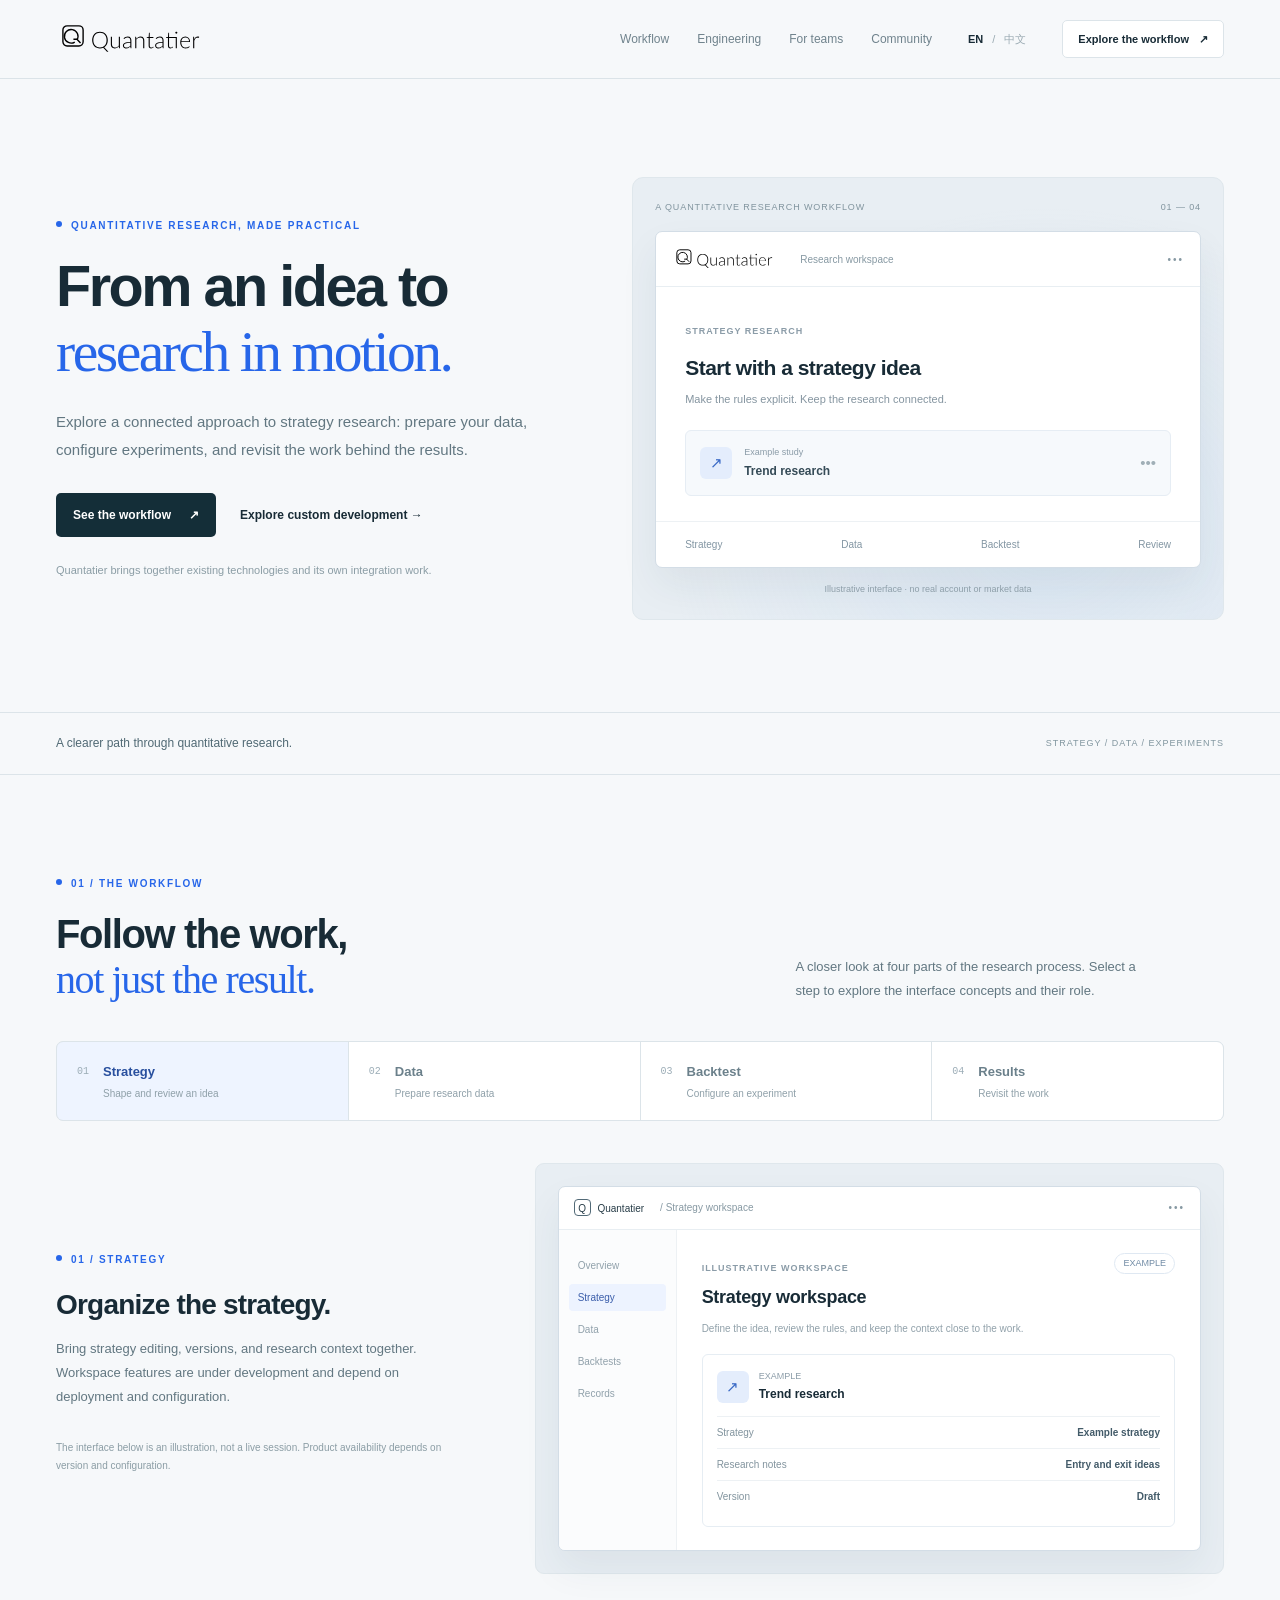
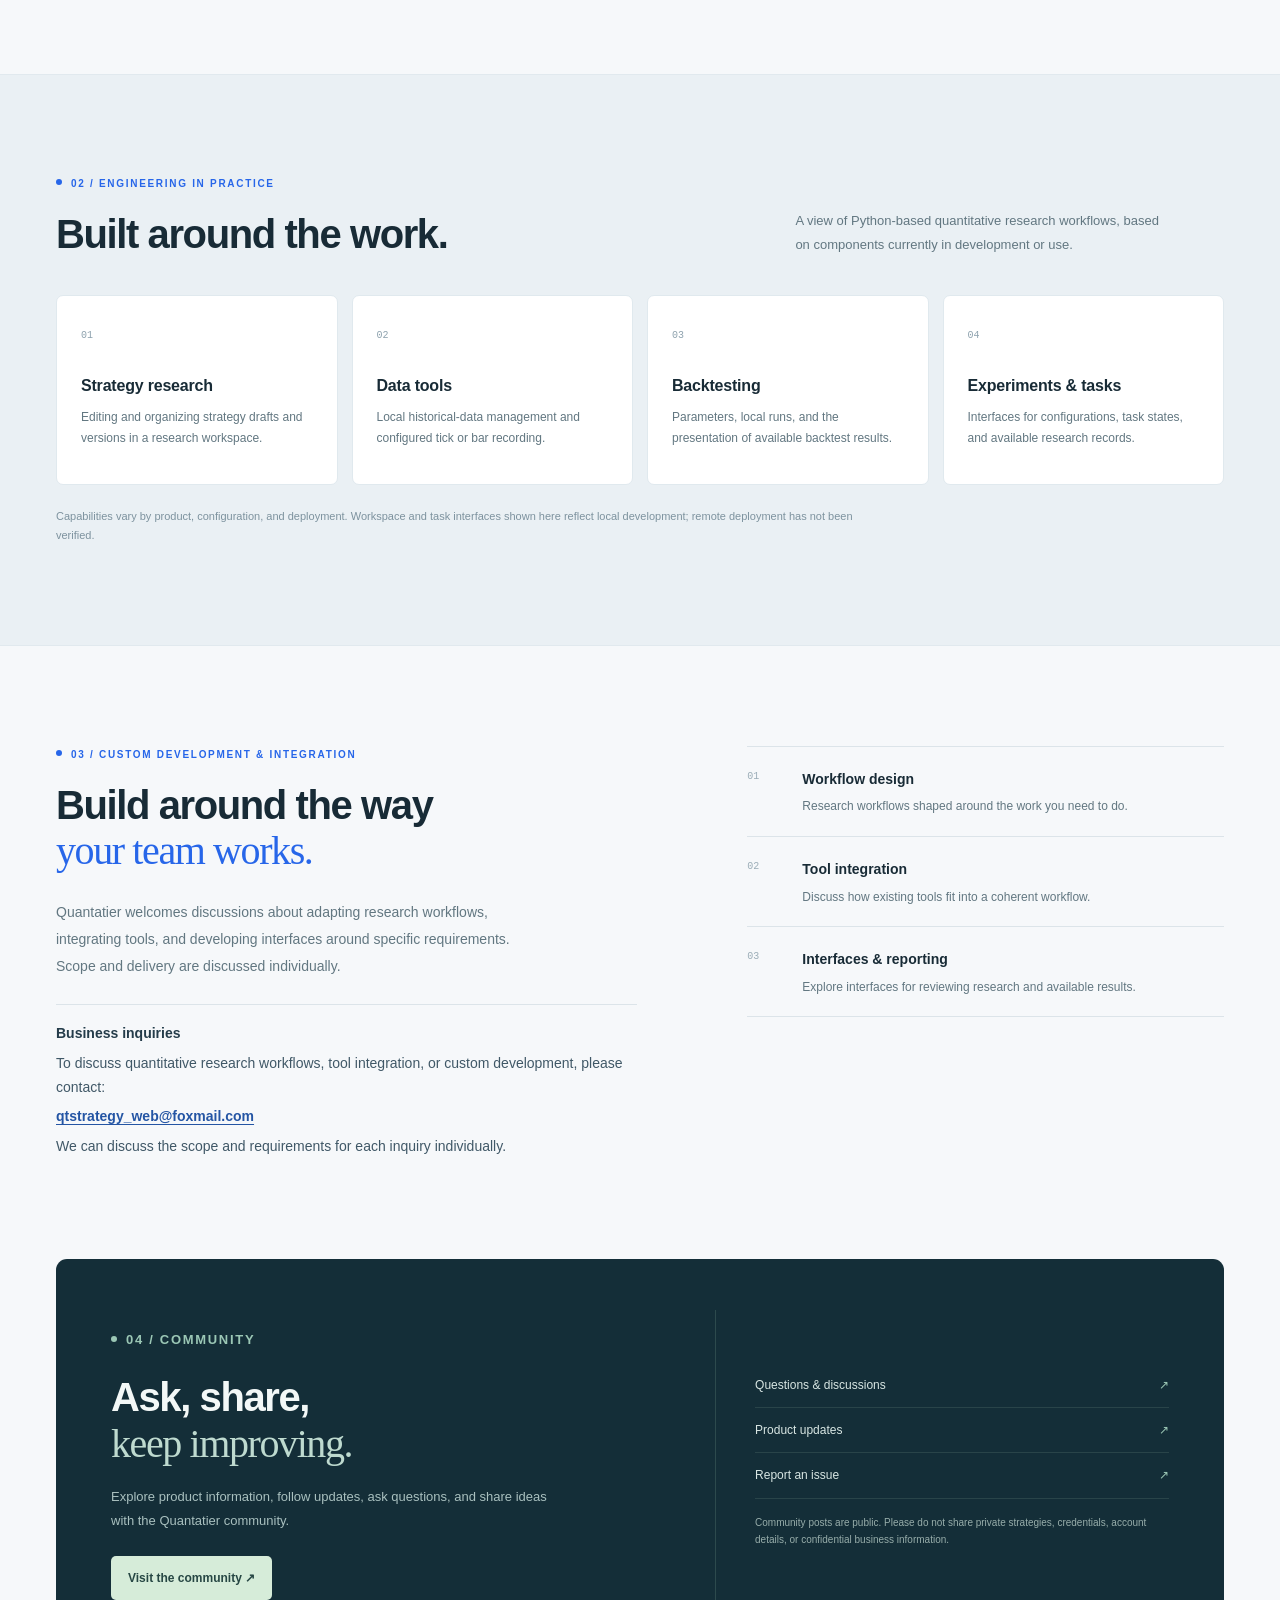
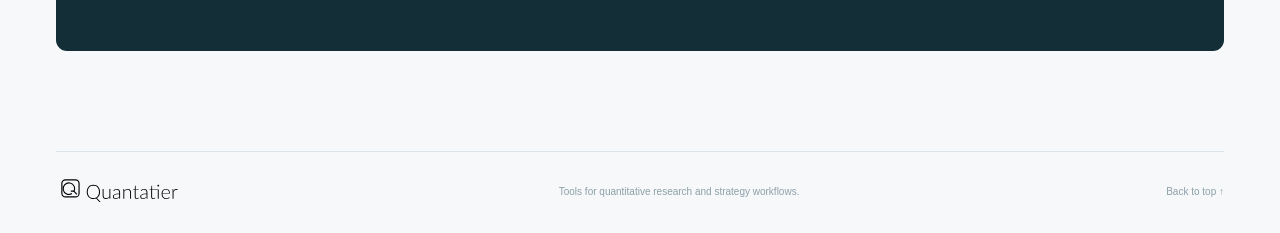
<file: index.html>
<!doctype html>
<html lang="en"><head><meta charset="utf-8"><meta name="viewport" content="width=device-width,initial-scale=1"><meta name="robots" content="noindex,nofollow"><meta name="description" content="Explore a connected approach to strategy research: prepare your data, configure experiments, and revisit the work behind the results."><meta name="theme-color" content="#f6f8fa"><title>Quantatier — Research in motion</title><link rel="icon" type="image/svg+xml" href="assets/favicon.svg"><link rel="stylesheet" href="style.css"><script defer src="app.js"></script></head>
<body><a class="skip" href="#main">Skip to content</a>
<header class="site-header"><div class="shell header"><a href="#main" class="brand"><img src="assets/quantatier.svg" alt="Quantatier"></a><nav class="main-nav" aria-label="Main navigation"><a href="#workflow">Workflow</a><a href="#engineering">Engineering</a><a href="#custom">For teams</a><a href="#community">Community</a></nav><div class="language" aria-label="Language"><a href="index.html" aria-current="page">EN</a><span>/</span><a href="index_ZH.html">中文</a></div><a class="nav-cta" href="#workflow">Explore the workflow <span aria-hidden="true">↗</span></a></div></header>
<main id="main"><section class="shell hero"><div class="hero-copy"><p class="eyebrow">QUANTITATIVE RESEARCH, MADE PRACTICAL</p><h1>From an idea to<br><em>research in motion.</em></h1><p class="hero-lead">Explore a connected approach to strategy research: prepare your data, configure experiments, and revisit the work behind the results.</p><div class="hero-actions"><a class="button primary" href="#workflow">See the workflow <span aria-hidden="true">↗</span></a><a class="text-link" href="#custom">Explore custom development →</a></div><p class="hero-footnote">Quantatier brings together existing technologies and its own integration work.</p></div><div class="hero-visual"><div class="visual-label"><span>A QUANTITATIVE RESEARCH WORKFLOW</span><span>01 — 04</span></div><div class="hero-window"><div class="hero-window-top"><img src="assets/quantatier.svg" alt=""><span>Research workspace</span><span class="dots">•••</span></div><div class="hero-window-inner"><span class="micro">STRATEGY RESEARCH</span><h2>Start with a strategy idea</h2><p>Make the rules explicit. Keep the research connected.</p><div class="study-card"><div class="study-icon">↗</div><div><small>Example study</small><strong>Trend research</strong></div><span>•••</span></div><div class="hero-path"><span>Strategy</span><span>Data</span><span>Backtest</span><span>Review</span></div></div></div><p class="visual-caption">Illustrative interface · no real account or market data</p></div></section>
<div class="strip"><div class="shell strip-inner"><p>A clearer path through quantitative research.</p><span>STRATEGY  /  DATA  /  EXPERIMENTS</span></div></div>
<section class="shell section" id="workflow"><div class="section-heading"><div><p class="eyebrow">01 / THE WORKFLOW</p><h2>Follow the work,<br><em>not just the result.</em></h2></div><p>A closer look at four parts of the research process. Select a step to explore the interface concepts and their role.</p></div><div class="workflow-tabs" role="tablist" aria-label="Research workflow"><button type="button" role="tab" id="tab-0" aria-controls="panel-0" aria-selected="true" tabindex="0"><span class="step-no">01</span><span><strong>Strategy</strong><small>Shape and review an idea</small></span></button><button type="button" role="tab" id="tab-1" aria-controls="panel-1" aria-selected="false" tabindex="-1"><span class="step-no">02</span><span><strong>Data</strong><small>Prepare research data</small></span></button><button type="button" role="tab" id="tab-2" aria-controls="panel-2" aria-selected="false" tabindex="-1"><span class="step-no">03</span><span><strong>Backtest</strong><small>Configure an experiment</small></span></button><button type="button" role="tab" id="tab-3" aria-controls="panel-3" aria-selected="false" tabindex="-1"><span class="step-no">04</span><span><strong>Results</strong><small>Revisit the work</small></span></button></div><div class="panels"><section class="workflow-panel" id="panel-0" role="tabpanel" tabindex="0" aria-labelledby="tab-0"><div class="panel-copy"><p class="eyebrow">01 / STRATEGY</p><h3>Organize the strategy.</h3><p>Bring strategy editing, versions, and research context together. Workspace features are under development and depend on deployment and configuration.</p><p class="fineprint">The interface below is an illustration, not a live session. Product availability depends on version and configuration.</p></div><div class="panel-demo"><div class="demo-window"><div class="window-top"><span class="window-brand"><span class="qmark">Q</span> Quantatier</span><span class="window-path">/ Strategy workspace</span><span class="window-dots">•••</span></div><div class="window-body"><aside class="window-side"><span class="">Overview</span><span class="active">Strategy</span><span class="">Data</span><span class="">Backtests</span><span class="">Records</span></aside><div class="window-main"><div class="window-head"><div><span class="micro">Illustrative workspace</span><h4>Strategy workspace</h4></div><span class="window-pill">EXAMPLE</span></div><p class="mock-intro">Define the idea, review the rules, and keep the context close to the work.</p><div class="strategy-sheet"><div class="sheet-title"><span class="sheet-icon">↗</span><div><small>EXAMPLE</small><strong>Trend research</strong></div></div><div class="mock-row"><span>Strategy</span><strong>Example strategy</strong></div><div class="mock-row"><span>Research notes</span><strong>Entry and exit ideas</strong></div><div class="mock-row"><span>Version</span><strong>Draft</strong></div></div></div></div></div></div></section><section class="workflow-panel" id="panel-1" role="tabpanel" tabindex="0" aria-labelledby="tab-1" hidden><div class="panel-copy"><p class="eyebrow">02 / DATA</p><h3>Prepare the data.</h3><p>Work with supported local historical data and record configured market data. Availability depends on the data source and setup.</p><p class="fineprint">The interface below is an illustration, not a live session. Product availability depends on version and configuration.</p></div><div class="panel-demo"><div class="demo-window"><div class="window-top"><span class="window-brand"><span class="qmark">Q</span> Quantatier</span><span class="window-path">/ Historical data</span><span class="window-dots">•••</span></div><div class="window-body"><aside class="window-side"><span class="">Overview</span><span class="">Strategy</span><span class="active">Data</span><span class="">Backtests</span><span class="">Records</span></aside><div class="window-main"><div class="window-head"><div><span class="micro">Illustrative data view</span><h4>Historical data</h4></div><span class="window-pill">HISTORICAL DATA</span></div><p class="mock-intro">Browse and prepare data available in your configured environment.</p><div class="table-preview"><div class="table-line table-heading"><span>Dataset</span><span>Interval</span><span>Availability</span></div><div class="table-line"><strong>Example instrument</strong><span>Daily</span><span>Configuration dependent</span></div></div><p class="mock-actions">Import  ·  View  ·  Export</p></div></div></div></div></section><section class="workflow-panel" id="panel-2" role="tabpanel" tabindex="0" aria-labelledby="tab-2" hidden><div class="panel-copy"><p class="eyebrow">03 / BACKTEST</p><h3>Configure the experiment.</h3><p>Select a strategy and set the supported backtest inputs, including the instrument, time range, and trading costs.</p><p class="fineprint">The interface below is an illustration, not a live session. Product availability depends on version and configuration.</p></div><div class="panel-demo"><div class="demo-window"><div class="window-top"><span class="window-brand"><span class="qmark">Q</span> Quantatier</span><span class="window-path">/ Local backtesting</span><span class="window-dots">•••</span></div><div class="window-body"><aside class="window-side"><span class="">Overview</span><span class="">Strategy</span><span class="">Data</span><span class="active">Backtests</span><span class="">Records</span></aside><div class="window-main"><div class="window-head"><div><span class="micro">Illustrative configuration</span><h4>Local backtesting</h4></div><span class="window-pill">LOCAL</span></div><p class="mock-intro">Set the parameters for an example research run.</p><div class="fields"><div><small>Strategy</small><span>Example strategy</span></div><div><small>Instrument</small><span>Supported instrument</span></div><div><small>Time range</small><span>Select start and end</span></div><div><small>Trading costs</small><span>Commission / slippage</span></div></div><p class="mock-actions">Configuration shown for illustration</p></div></div></div></div></section><section class="workflow-panel" id="panel-3" role="tabpanel" tabindex="0" aria-labelledby="tab-3" hidden><div class="panel-copy"><p class="eyebrow">04 / RESULTS</p><h3>Review what came back.</h3><p>Review available statistics, trades, charts, and logs. Task and research-record interfaces are under development.</p><p class="fineprint">The interface below is an illustration, not a live session. Product availability depends on version and configuration.</p></div><div class="panel-demo"><div class="demo-window"><div class="window-top"><span class="window-brand"><span class="qmark">Q</span> Quantatier</span><span class="window-path">/ Research records</span><span class="window-dots">•••</span></div><div class="window-body"><aside class="window-side"><span class="">Overview</span><span class="">Strategy</span><span class="">Data</span><span class="">Backtests</span><span class="active">Records</span></aside><div class="window-main"><div class="window-head"><div><span class="micro">Illustrative result view</span><h4>Research records</h4></div><span class="window-pill">EXAMPLE</span></div><p class="mock-intro">Keep a record of the configuration and review results when available.</p><div class="results-layout"><div class="results-fields"><div class="mock-row"><span>Experiment</span><strong>Example run</strong></div><div class="mock-row"><span>Strategy version</span><strong>Research draft</strong></div><div class="mock-row"><span>Results</span><strong>When results are available</strong></div></div><div class="mini-chart" aria-label="Illustrative chart. No performance data."><svg viewBox="0 0 280 100" preserveAspectRatio="none" aria-hidden="true"><path d="M0 25H280M0 50H280M0 75H280" stroke="#e7edf4"/><path d="M0 72 C32 61 47 65 72 57 S105 65 132 54 S170 51 195 42 S230 49 280 30" fill="none" stroke="#3465d7" stroke-width="2"/></svg><small>Illustrative chart. No performance data.</small></div></div><p class="mock-actions">Statistics  ·  Trades  ·  Charts  ·  Logs</p></div></div></div></div></section></div></section>
<section class="engineering" id="engineering"><div class="shell section"><div class="section-heading"><div><p class="eyebrow">02 / ENGINEERING IN PRACTICE</p><h2>Built around the work.</h2></div><p>A view of Python-based quantitative research workflows, based on components currently in development or use.</p></div><div class="engineering-cards"><article><span class="card-index">01</span><h3>Strategy research</h3><p>Editing and organizing strategy drafts and versions in a research workspace.</p></article><article><span class="card-index">02</span><h3>Data tools</h3><p>Local historical-data management and configured tick or bar recording.</p></article><article><span class="card-index">03</span><h3>Backtesting</h3><p>Parameters, local runs, and the presentation of available backtest results.</p></article><article><span class="card-index">04</span><h3>Experiments &amp; tasks</h3><p>Interfaces for configurations, task states, and available research records.</p></article></div><p class="section-note">Capabilities vary by product, configuration, and deployment. Workspace and task interfaces shown here reflect local development; remote deployment has not been verified.</p></div></section>
<section class="shell section custom" id="custom"><div class="custom-intro"><p class="eyebrow">03 / CUSTOM DEVELOPMENT &amp; INTEGRATION</p><h2>Build around the way<br><em>your team works.</em></h2><p>Quantatier welcomes discussions about adapting research workflows, integrating tools, and developing interfaces around specific requirements. Scope and delivery are discussed individually.</p><div class="contact-note"><strong>Business inquiries</strong><span>To discuss quantitative research workflows, tool integration, or custom development, please contact:</span><a href="mailto:qtstrategy_web@foxmail.com">qtstrategy_web@foxmail.com</a><span>We can discuss the scope and requirements for each inquiry individually.</span></div></div><div class="custom-list"><div><span>01</span><div><strong>Workflow design</strong><p>Research workflows shaped around the work you need to do.</p></div></div><div><span>02</span><div><strong>Tool integration</strong><p>Discuss how existing tools fit into a coherent workflow.</p></div></div><div><span>03</span><div><strong>Interfaces &amp; reporting</strong><p>Explore interfaces for reviewing research and available results.</p></div></div></div></section>
<section class="shell section community" id="community"><div class="community-box"><div><p class="eyebrow">04 / COMMUNITY</p><h2>Ask, share,<br><em>keep improving.</em></h2><p>Explore product information, follow updates, ask questions, and share ideas with the Quantatier community.</p><a href="https://github.com/quantatier-apps/community" class="button pale">Visit the community ↗</a></div><div class="community-links"><a href="https://github.com/quantatier-apps/community/discussions">Questions &amp; discussions<span>↗</span></a><a href="https://github.com/quantatier-apps/community/discussions/categories/announcements">Product updates<span>↗</span></a><a href="https://github.com/quantatier-apps/community/issues">Report an issue<span>↗</span></a><small>Community posts are public. Please do not share private strategies, credentials, account details, or confidential business information.</small></div></div></section></main>
<footer class="shell footer"><a href="#main"><img src="assets/quantatier.svg" alt="Quantatier"></a><p>Tools for quantitative research and strategy workflows.</p><a href="#main">Back to top ↑</a></footer></body></html>
</file>
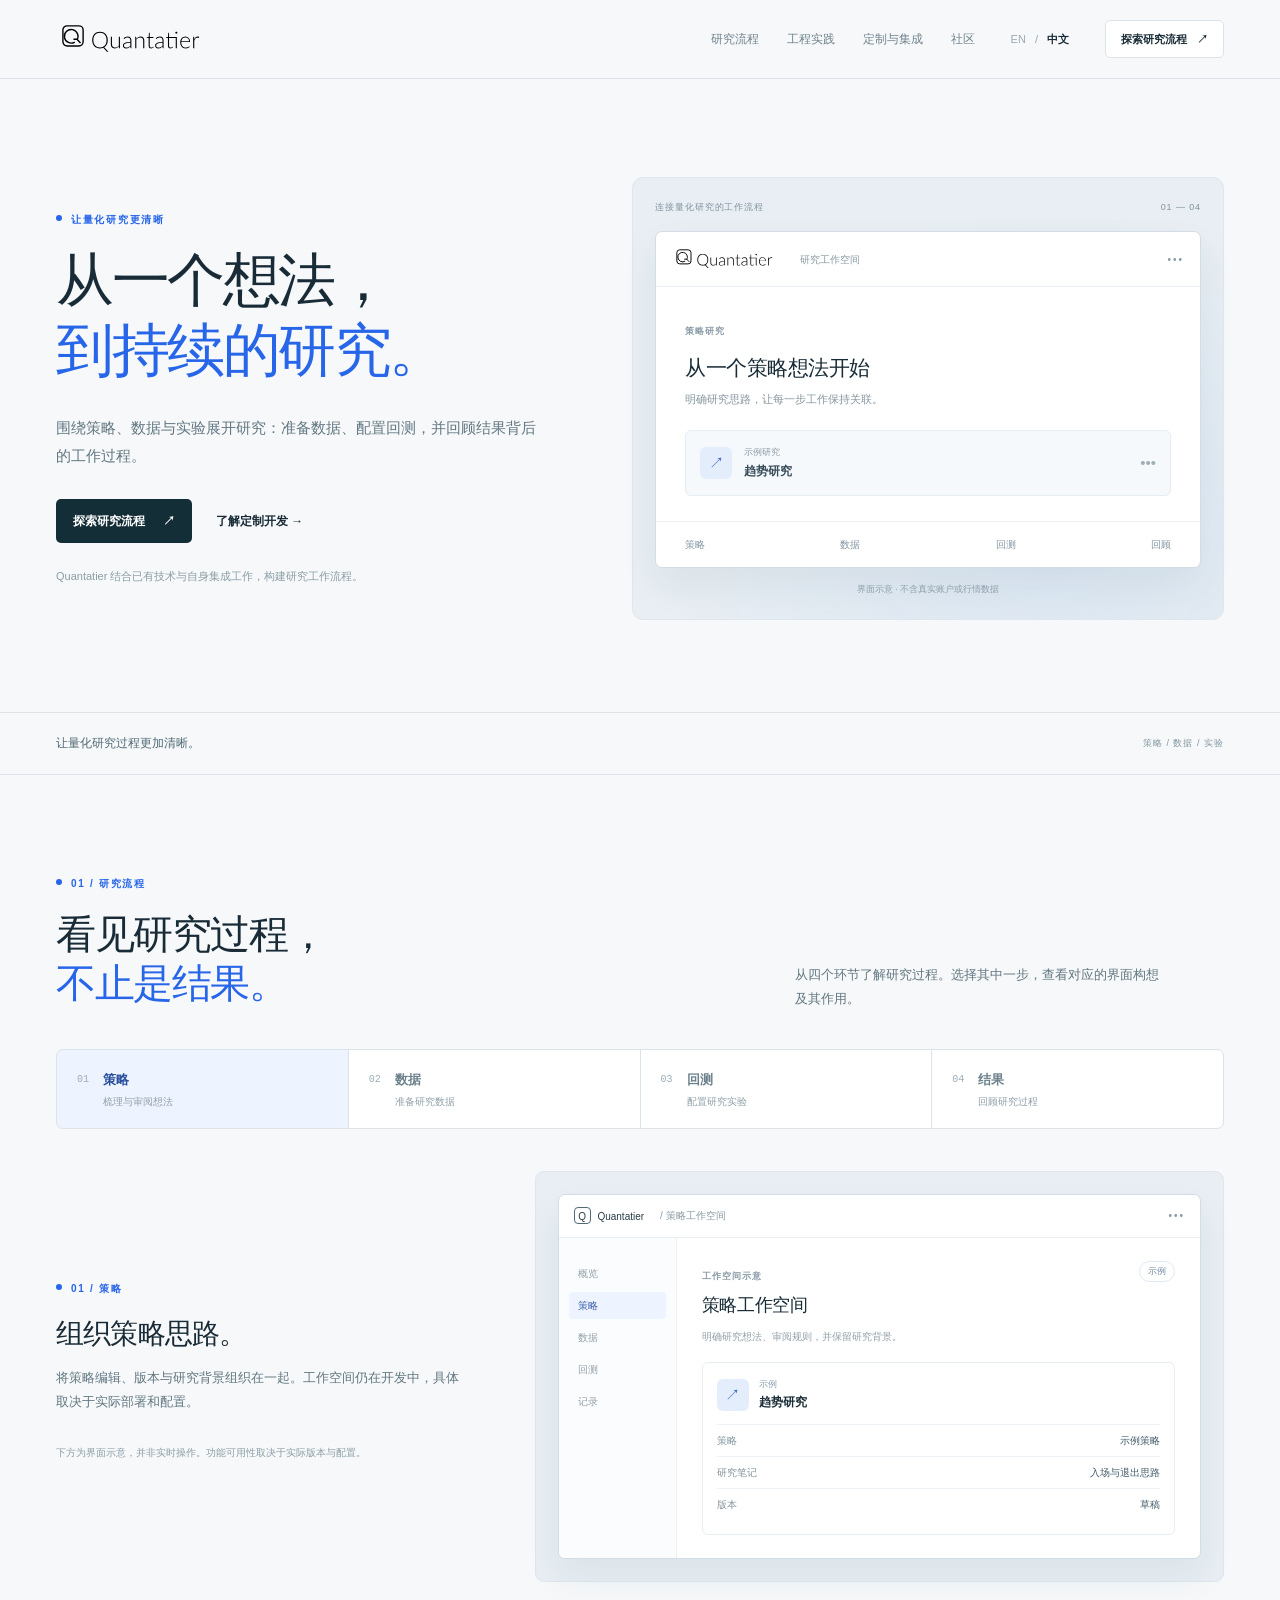
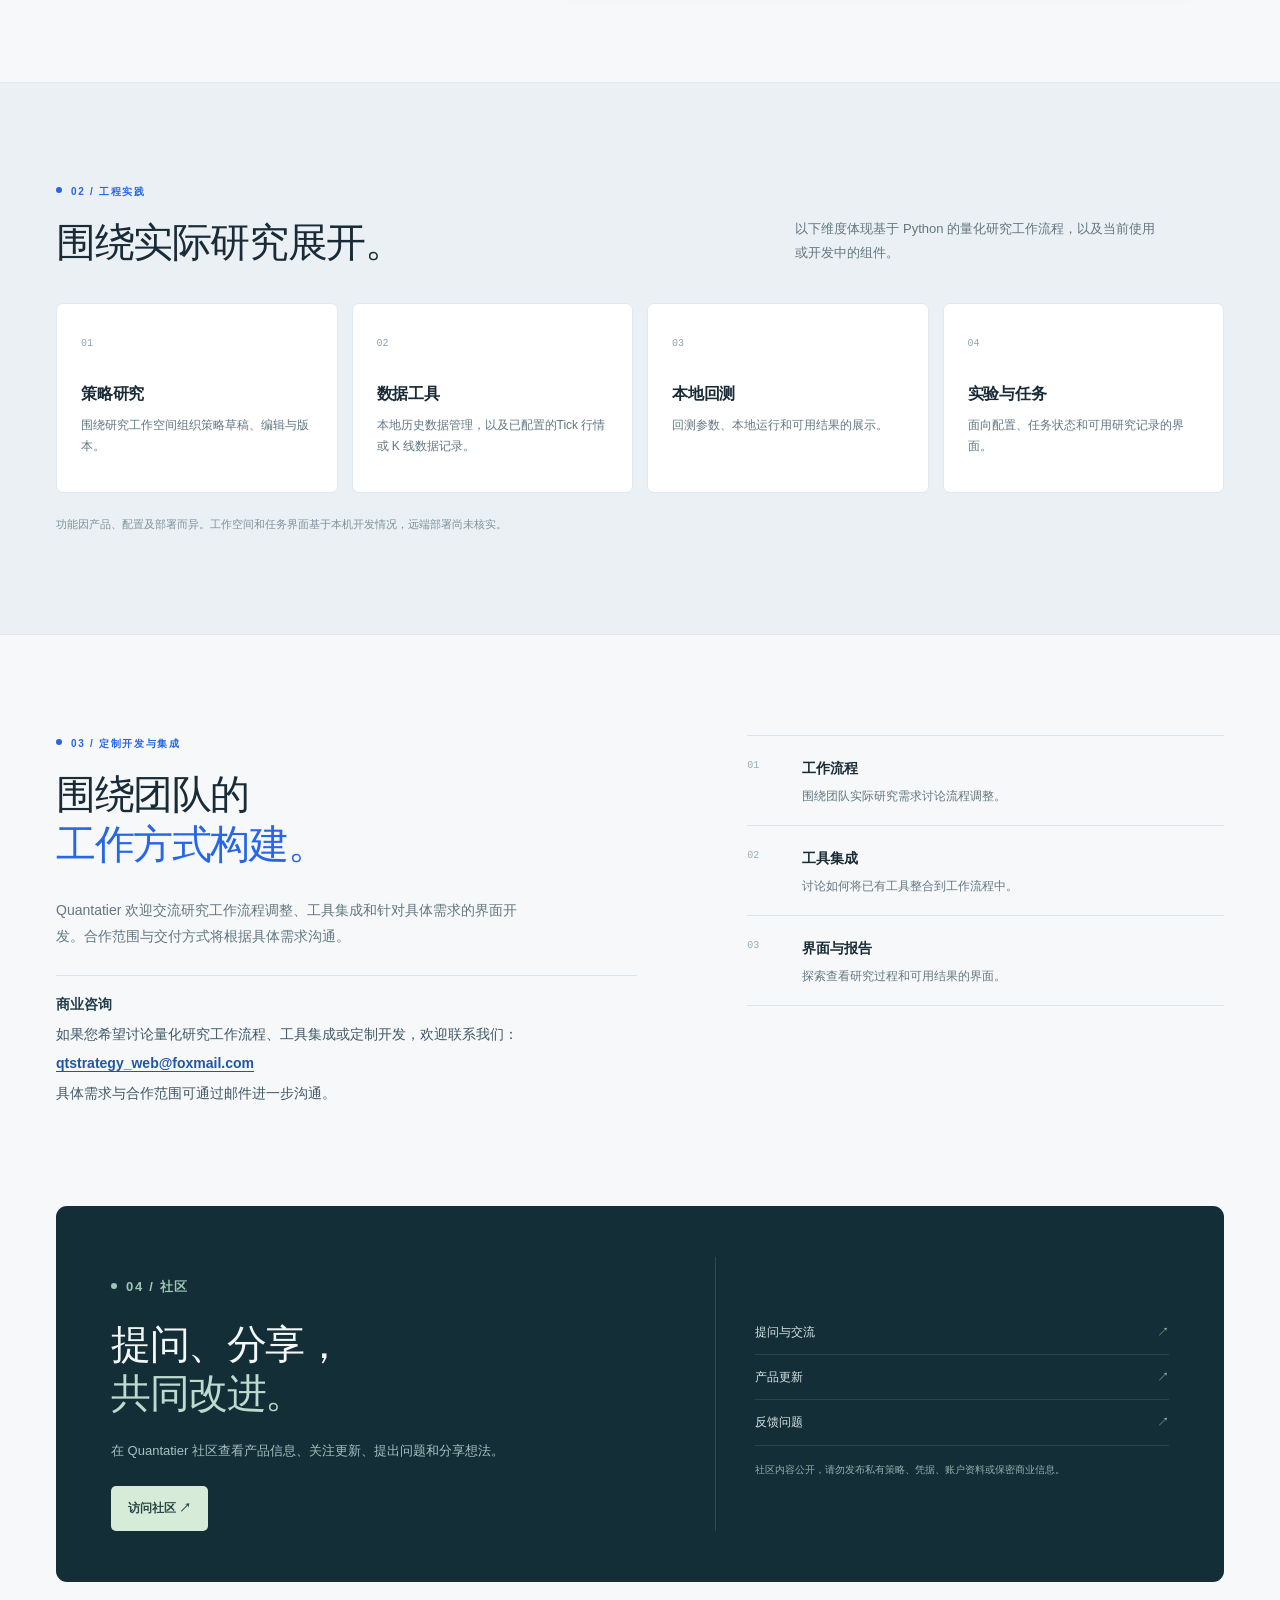
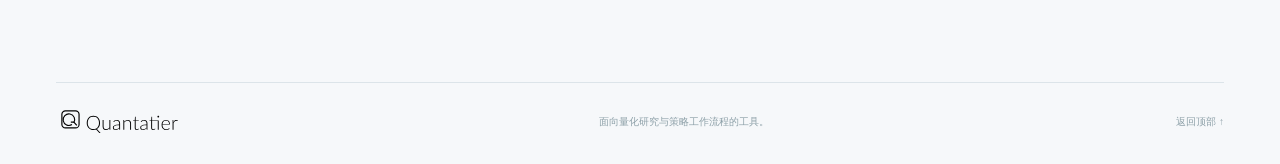
<file: index_ZH.html>
<!doctype html>
<html lang="zh-CN"><head><meta charset="utf-8"><meta name="viewport" content="width=device-width,initial-scale=1"><meta name="robots" content="noindex,nofollow"><meta name="description" content="围绕策略、数据与实验展开研究：准备数据、配置回测，并回顾结果背后的工作过程。"><meta name="theme-color" content="#f6f8fa"><title>Quantatier — 让研究持续向前</title><link rel="icon" type="image/svg+xml" href="assets/favicon.svg"><link rel="stylesheet" href="style.css"><script defer src="app.js"></script></head>
<body><a class="skip" href="#main">跳到正文</a>
<header class="site-header"><div class="shell header"><a href="#main" class="brand"><img src="assets/quantatier.svg" alt="Quantatier"></a><nav class="main-nav" aria-label="主导航"><a href="#workflow">研究流程</a><a href="#engineering">工程实践</a><a href="#custom">定制与集成</a><a href="#community">社区</a></nav><div class="language" aria-label="语言"><a href="index.html">EN</a><span>/</span><a href="index_ZH.html" aria-current="page">中文</a></div><a class="nav-cta" href="#workflow">探索研究流程 <span aria-hidden="true">↗</span></a></div></header>
<main id="main"><section class="shell hero"><div class="hero-copy"><p class="eyebrow">让量化研究更清晰</p><h1>从一个想法，<br><em>到持续的研究。</em></h1><p class="hero-lead">围绕策略、数据与实验展开研究：准备数据、配置回测，并回顾结果背后的工作过程。</p><div class="hero-actions"><a class="button primary" href="#workflow">探索研究流程 <span aria-hidden="true">↗</span></a><a class="text-link" href="#custom">了解定制开发 →</a></div><p class="hero-footnote">Quantatier 结合已有技术与自身集成工作，构建研究工作流程。</p></div><div class="hero-visual"><div class="visual-label"><span>连接量化研究的工作流程</span><span>01 — 04</span></div><div class="hero-window"><div class="hero-window-top"><img src="assets/quantatier.svg" alt=""><span>研究工作空间</span><span class="dots">•••</span></div><div class="hero-window-inner"><span class="micro">策略研究</span><h2>从一个策略想法开始</h2><p>明确研究思路，让每一步工作保持关联。</p><div class="study-card"><div class="study-icon">↗</div><div><small>示例研究</small><strong>趋势研究</strong></div><span>•••</span></div><div class="hero-path"><span>策略</span><span>数据</span><span>回测</span><span>回顾</span></div></div></div><p class="visual-caption">界面示意 · 不含真实账户或行情数据</p></div></section>
<div class="strip"><div class="shell strip-inner"><p>让量化研究过程更加清晰。</p><span>策略  /  数据  /  实验</span></div></div>
<section class="shell section" id="workflow"><div class="section-heading"><div><p class="eyebrow">01 / 研究流程</p><h2>看见研究过程，<br><em>不止是结果。</em></h2></div><p>从四个环节了解研究过程。选择其中一步，查看对应的界面构想及其作用。</p></div><div class="workflow-tabs" role="tablist" aria-label="研究流程"><button type="button" role="tab" id="tab-0" aria-controls="panel-0" aria-selected="true" tabindex="0"><span class="step-no">01</span><span><strong>策略</strong><small>梳理与审阅想法</small></span></button><button type="button" role="tab" id="tab-1" aria-controls="panel-1" aria-selected="false" tabindex="-1"><span class="step-no">02</span><span><strong>数据</strong><small>准备研究数据</small></span></button><button type="button" role="tab" id="tab-2" aria-controls="panel-2" aria-selected="false" tabindex="-1"><span class="step-no">03</span><span><strong>回测</strong><small>配置研究实验</small></span></button><button type="button" role="tab" id="tab-3" aria-controls="panel-3" aria-selected="false" tabindex="-1"><span class="step-no">04</span><span><strong>结果</strong><small>回顾研究过程</small></span></button></div><div class="panels"><section class="workflow-panel" id="panel-0" role="tabpanel" tabindex="0" aria-labelledby="tab-0"><div class="panel-copy"><p class="eyebrow">01 / 策略</p><h3>组织策略思路。</h3><p>将策略编辑、版本与研究背景组织在一起。工作空间仍在开发中，具体取决于实际部署和配置。</p><p class="fineprint">下方为界面示意，并非实时操作。功能可用性取决于实际版本与配置。</p></div><div class="panel-demo"><div class="demo-window"><div class="window-top"><span class="window-brand"><span class="qmark">Q</span> Quantatier</span><span class="window-path">/ 策略工作空间</span><span class="window-dots">•••</span></div><div class="window-body"><aside class="window-side"><span class="">概览</span><span class="active">策略</span><span class="">数据</span><span class="">回测</span><span class="">记录</span></aside><div class="window-main"><div class="window-head"><div><span class="micro">工作空间示意</span><h4>策略工作空间</h4></div><span class="window-pill">示例</span></div><p class="mock-intro">明确研究想法、审阅规则，并保留研究背景。</p><div class="strategy-sheet"><div class="sheet-title"><span class="sheet-icon">↗</span><div><small>示例</small><strong>趋势研究</strong></div></div><div class="mock-row"><span>策略</span><strong>示例策略</strong></div><div class="mock-row"><span>研究笔记</span><strong>入场与退出思路</strong></div><div class="mock-row"><span>版本</span><strong>草稿</strong></div></div></div></div></div></div></section><section class="workflow-panel" id="panel-1" role="tabpanel" tabindex="0" aria-labelledby="tab-1" hidden><div class="panel-copy"><p class="eyebrow">02 / 数据</p><h3>准备研究数据。</h3><p>管理支持的本地历史数据，并记录已配置的行情数据。实际可用性取决于数据源及配置。</p><p class="fineprint">下方为界面示意，并非实时操作。功能可用性取决于实际版本与配置。</p></div><div class="panel-demo"><div class="demo-window"><div class="window-top"><span class="window-brand"><span class="qmark">Q</span> Quantatier</span><span class="window-path">/ 历史数据</span><span class="window-dots">•••</span></div><div class="window-body"><aside class="window-side"><span class="">概览</span><span class="">策略</span><span class="active">数据</span><span class="">回测</span><span class="">记录</span></aside><div class="window-main"><div class="window-head"><div><span class="micro">数据界面示意</span><h4>历史数据</h4></div><span class="window-pill">历史数据</span></div><p class="mock-intro">浏览和准备当前环境中可用的数据。</p><div class="table-preview"><div class="table-line table-heading"><span>数据集</span><span>周期</span><span>可用性</span></div><div class="table-line"><strong>示例品种</strong><span>日线</span><span>取决于配置</span></div></div><p class="mock-actions">导入  ·  查看  ·  导出</p></div></div></div></div></section><section class="workflow-panel" id="panel-2" role="tabpanel" tabindex="0" aria-labelledby="tab-2" hidden><div class="panel-copy"><p class="eyebrow">03 / 回测</p><h3>配置回测实验。</h3><p>选择策略并设置支持的回测输入，包括合约、时间范围及交易成本。</p><p class="fineprint">下方为界面示意，并非实时操作。功能可用性取决于实际版本与配置。</p></div><div class="panel-demo"><div class="demo-window"><div class="window-top"><span class="window-brand"><span class="qmark">Q</span> Quantatier</span><span class="window-path">/ 本地回测</span><span class="window-dots">•••</span></div><div class="window-body"><aside class="window-side"><span class="">概览</span><span class="">策略</span><span class="">数据</span><span class="active">回测</span><span class="">记录</span></aside><div class="window-main"><div class="window-head"><div><span class="micro">配置界面示意</span><h4>本地回测</h4></div><span class="window-pill">本地</span></div><p class="mock-intro">为一次示例研究设置参数。</p><div class="fields"><div><small>策略</small><span>示例策略</span></div><div><small>品种</small><span>支持的品种</span></div><div><small>时间范围</small><span>选择开始与结束时间</span></div><div><small>交易成本</small><span>手续费 / 滑点</span></div></div><p class="mock-actions">以上配置仅为示意</p></div></div></div></div></section><section class="workflow-panel" id="panel-3" role="tabpanel" tabindex="0" aria-labelledby="tab-3" hidden><div class="panel-copy"><p class="eyebrow">04 / 结果</p><h3>回顾可用结果。</h3><p>查看可用的统计、成交、图表与日志。任务和研究记录界面仍在开发中。</p><p class="fineprint">下方为界面示意，并非实时操作。功能可用性取决于实际版本与配置。</p></div><div class="panel-demo"><div class="demo-window"><div class="window-top"><span class="window-brand"><span class="qmark">Q</span> Quantatier</span><span class="window-path">/ 研究记录</span><span class="window-dots">•••</span></div><div class="window-body"><aside class="window-side"><span class="">概览</span><span class="">策略</span><span class="">数据</span><span class="">回测</span><span class="active">记录</span></aside><div class="window-main"><div class="window-head"><div><span class="micro">结果界面示意</span><h4>研究记录</h4></div><span class="window-pill">示例</span></div><p class="mock-intro">保留实验配置，并在结果可用时进行查看。</p><div class="results-layout"><div class="results-fields"><div class="mock-row"><span>实验</span><strong>示例运行</strong></div><div class="mock-row"><span>策略版本</span><strong>研究草稿</strong></div><div class="mock-row"><span>结果</span><strong>结果返回时可查看</strong></div></div><div class="mini-chart" aria-label="示意图表，不代表真实业绩。"><svg viewBox="0 0 280 100" preserveAspectRatio="none" aria-hidden="true"><path d="M0 25H280M0 50H280M0 75H280" stroke="#e7edf4"/><path d="M0 72 C32 61 47 65 72 57 S105 65 132 54 S170 51 195 42 S230 49 280 30" fill="none" stroke="#3465d7" stroke-width="2"/></svg><small>示意图表，不代表真实业绩。</small></div></div><p class="mock-actions">统计  ·  成交  ·  图表  ·  日志</p></div></div></div></div></section></div></section>
<section class="engineering" id="engineering"><div class="shell section"><div class="section-heading"><div><p class="eyebrow">02 / 工程实践</p><h2>围绕实际研究展开。</h2></div><p>以下维度体现基于 Python 的量化研究工作流程，以及当前使用或开发中的组件。</p></div><div class="engineering-cards"><article><span class="card-index">01</span><h3>策略研究</h3><p>围绕研究工作空间组织策略草稿、编辑与版本。</p></article><article><span class="card-index">02</span><h3>数据工具</h3><p>本地历史数据管理，以及已配置的Tick 行情或 K 线数据记录。</p></article><article><span class="card-index">03</span><h3>本地回测</h3><p>回测参数、本地运行和可用结果的展示。</p></article><article><span class="card-index">04</span><h3>实验与任务</h3><p>面向配置、任务状态和可用研究记录的界面。</p></article></div><p class="section-note">功能因产品、配置及部署而异。工作空间和任务界面基于本机开发情况，远端部署尚未核实。</p></div></section>
<section class="shell section custom" id="custom"><div class="custom-intro"><p class="eyebrow">03 / 定制开发与集成</p><h2>围绕团队的<br><em>工作方式构建。</em></h2><p>Quantatier 欢迎交流研究工作流程调整、工具集成和针对具体需求的界面开发。合作范围与交付方式将根据具体需求沟通。</p><div class="contact-note"><strong>商业咨询</strong><span>如果您希望讨论量化研究工作流程、工具集成或定制开发，欢迎联系我们：</span><a href="mailto:qtstrategy_web@foxmail.com">qtstrategy_web@foxmail.com</a><span>具体需求与合作范围可通过邮件进一步沟通。</span></div></div><div class="custom-list"><div><span>01</span><div><strong>工作流程</strong><p>围绕团队实际研究需求讨论流程调整。</p></div></div><div><span>02</span><div><strong>工具集成</strong><p>讨论如何将已有工具整合到工作流程中。</p></div></div><div><span>03</span><div><strong>界面与报告</strong><p>探索查看研究过程和可用结果的界面。</p></div></div></div></section>
<section class="shell section community" id="community"><div class="community-box"><div><p class="eyebrow">04 / 社区</p><h2>提问、分享，<br><em>共同改进。</em></h2><p>在 Quantatier 社区查看产品信息、关注更新、提出问题和分享想法。</p><a href="https://github.com/quantatier-apps/community" class="button pale">访问社区 ↗</a></div><div class="community-links"><a href="https://github.com/quantatier-apps/community/discussions">提问与交流<span>↗</span></a><a href="https://github.com/quantatier-apps/community/discussions/categories/announcements">产品更新<span>↗</span></a><a href="https://github.com/quantatier-apps/community/issues">反馈问题<span>↗</span></a><small>社区内容公开，请勿发布私有策略、凭据、账户资料或保密商业信息。</small></div></div></section></main>
<footer class="shell footer"><a href="#main"><img src="assets/quantatier.svg" alt="Quantatier"></a><p>面向量化研究与策略工作流程的工具。</p><a href="#main">返回顶部 ↑</a></footer></body></html>
</file>
<file: style.css>
:root{color-scheme:light;--paper:#f6f8fa;--ink:#182b36;--muted:#627781;--line:#dce4e9;--blue:#2766e9;--deep:#142e38;--panel:#e8eef3}*{box-sizing:border-box}html{scroll-behavior:smooth;scroll-padding-top:110px}body{margin:0;background:var(--paper);color:var(--ink);font:15px/1.7 -apple-system,BlinkMacSystemFont,"Segoe UI",sans-serif;-webkit-font-smoothing:antialiased}a{color:inherit;text-decoration:none}a:focus-visible,button:focus-visible{outline:3px solid var(--blue);outline-offset:4px}button{font:inherit}h1,h2,h3,h4,p{margin-top:0}.shell{width:min(calc(100% - 112px),1230px);margin:auto}.skip{position:absolute;top:-100px;left:12px;background:white;padding:10px;z-index:100}.skip:focus{top:10px}.site-header{position:sticky;top:0;z-index:20;background:#f6f8faf2;backdrop-filter:blur(15px);border-bottom:1px solid #dbe3e8}.header{min-height:78px;display:flex;align-items:center;gap:36px}.brand{flex-shrink:0}.brand img{display:block;width:160px}.main-nav{display:flex;gap:28px;margin-left:auto;color:#70838d;font-size:12px}.main-nav a:hover,.text-link:hover{color:var(--blue)}.language{display:flex;gap:9px;color:#9aaab2;font-size:11px}.language [aria-current=page]{color:var(--ink);font-weight:700}.nav-cta{border:1px solid var(--line);padding:9px 15px;border-radius:5px;background:white;font-size:11px;font-weight:600;white-space:nowrap}.nav-cta span{margin-left:7px}.eyebrow{font-size:10px;letter-spacing:1.7px;text-transform:uppercase;font-weight:700;color:var(--blue);margin:0 0 20px}.eyebrow:before{content:"";display:inline-block;width:6px;height:6px;border-radius:50%;background:var(--blue);margin-right:9px;vertical-align:2px}.hero{display:grid;grid-template-columns:.92fr 1.08fr;gap:72px;align-items:center;padding-top:98px;padding-bottom:92px}.hero h1,.section-heading h2,.custom h2,.community h2{font-size:clamp(42px,4.5vw,62px);line-height:1.12;letter-spacing:-2.5px;font-weight:550;margin:0 0 24px}.hero h1 em,.section-heading h2 em,.custom h2 em,.community h2 em{color:var(--blue);font:400 1em Georgia,serif}.hero-lead{color:var(--muted);font-size:15px;line-height:1.9;max-width:480px;margin-bottom:28px}.hero-actions{display:flex;gap:24px;align-items:center;flex-wrap:wrap}.button{display:inline-flex;align-items:center;justify-content:center;gap:18px;padding:12px 17px;border-radius:5px;font-size:12px;font-weight:600}.primary{background:var(--deep);color:white}.primary:hover{background:#234a59}.text-link{font-size:12px;font-weight:600}.hero-footnote{font-size:11px;color:#8b9da5;margin:24px 0 0}.hero-visual{background:radial-gradient(ellipse at 70% 80%,#b4d0ef44,transparent 65%),var(--panel);padding:22px;border:1px solid #dfe7ec;border-radius:11px}.visual-label{display:flex;justify-content:space-between;color:#81949e;font-size:9px;letter-spacing:.9px;margin-bottom:16px;gap:10px}.hero-window,.demo-window{background:white;border:1px solid #d3dde6;border-radius:7px;overflow:hidden;box-shadow:0 18px 38px #203a5110}.hero-window-top,.window-top{display:flex;align-items:center;gap:16px;padding:13px 16px;border-bottom:1px solid #e8eef2;color:#8799a3;font-size:10px}.hero-window-top img{width:112px}.dots,.window-dots{margin-left:auto;letter-spacing:2px}.hero-window-inner{padding:29px 29px 0}.micro{font-size:9px;letter-spacing:1px;font-weight:700;color:#8b9ca8;text-transform:uppercase}.hero-window-inner h2{font-size:21px;letter-spacing:-.5px;font-weight:550;margin:8px 0 4px}.hero-window-inner>p{font-size:11px;color:#8595a0;margin-bottom:22px}.study-card{display:flex;align-items:center;gap:12px;background:#f6f9fc;border:1px solid #e6edf4;border-radius:6px;padding:14px;color:#354b57}.study-icon,.sheet-icon{width:32px;height:32px;background:#e4edfc;color:#3868c5;display:grid;place-items:center;border-radius:6px}.study-card div:nth-child(2),.sheet-title div{display:flex;flex-direction:column}.study-card small,.sheet-title small{font-size:9px;color:#8b9ca8}.study-card strong,.sheet-title strong{font-size:12px;font-weight:600}.study-card>span{margin-left:auto;color:#a0afb7}.hero-path{display:flex;justify-content:space-between;gap:8px;margin:25px -29px 0;padding:14px 29px;border-top:1px solid #edf1f4;color:#8396a3;font-size:10px}.visual-caption{text-align:center;font-size:9px;color:#8e9fa9;margin:14px 0 0}.strip{border-top:1px solid var(--line);border-bottom:1px solid var(--line)}.strip-inner{display:flex;justify-content:space-between;gap:20px;align-items:center;padding-top:20px;padding-bottom:20px}.strip p{margin:0;font-size:12px;color:#506974}.strip span{font-size:9px;color:#81969f;letter-spacing:1px;white-space:nowrap}.section{padding:100px 0}.section-heading{display:grid;grid-template-columns:1fr .65fr;gap:80px;align-items:end;margin-bottom:38px}.section-heading h2,.custom h2,.community h2{font-size:40px;letter-spacing:-1.4px;margin:0}.section-heading>p{color:var(--muted);font-size:13px;max-width:365px;margin:0;line-height:1.85}.workflow-tabs{display:grid;grid-template-columns:repeat(4,1fr);gap:1px;border:1px solid var(--line);background:var(--line);border-radius:7px;overflow:hidden}.workflow-tabs button{display:flex;align-items:flex-start;text-align:left;gap:14px;border:0;padding:19px 20px;background:#fff;color:#6b808b;cursor:pointer}.workflow-tabs button[aria-selected=true]{background:#eef4ff;color:#284f9e}.workflow-tabs button:hover{background:#f2f6fc}.workflow-tabs button span:last-child{display:flex;flex-direction:column}.workflow-tabs strong{font-size:13px;font-weight:600}.workflow-tabs small{font-size:10px;color:#8fa0a9;line-height:1.4;margin-top:3px}.step-no{font:10px ui-monospace,monospace;color:#9cadb7;margin-top:5px}.workflow-panel{display:grid;grid-template-columns:.6fr 1fr;gap:65px;align-items:center;padding-top:42px}.workflow-panel[hidden]{display:none}.panel-copy h3{font-size:28px;line-height:1.2;letter-spacing:-.8px;font-weight:550;margin-bottom:15px}.panel-copy>p:not(.eyebrow){font-size:13px;line-height:1.85;color:var(--muted)}.panel-copy .fineprint{font-size:10px!important;color:#8b9da5!important;margin-top:30px}.panel-demo{padding:22px;background:#e8eef3;border:1px solid #dfe7ec;border-radius:9px}.window-top{padding:12px 15px}.window-brand{font-size:10px;color:#283d48}.qmark{display:inline-grid;place-items:center;width:17px;height:17px;border:1px solid #526a77;border-radius:4px;font-size:10px;margin-right:4px}.window-body{display:grid;grid-template-columns:118px 1fr;min-height:273px}.window-side{padding:22px 10px;border-right:1px solid #edf1f4;display:flex;flex-direction:column;gap:5px;background:#fbfcfd}.window-side span{font-size:10px;color:#91a1ab;padding:5px 9px;border-radius:4px}.window-side span.active{color:#3b5eab;background:#edf3ff}.window-main{min-width:0;padding:23px 25px}.window-head{display:flex;justify-content:space-between;gap:10px;align-items:flex-start}.window-head h4{font-size:18px;letter-spacing:-.3px;font-weight:550;margin:4px 0}.window-pill{border:1px solid #dfe8f2;color:#718ba5;border-radius:12px;padding:2px 8px;font-size:9px;white-space:nowrap}.mock-intro{font-size:10px;color:#91a1aa;line-height:1.6;margin:4px 0 17px}.strategy-sheet{border:1px solid #e6edf3;border-radius:6px;padding:14px}.sheet-title{display:flex;align-items:center;gap:10px;margin-bottom:12px}.mock-row{display:flex;justify-content:space-between;gap:16px;padding:7px 0;border-top:1px solid #edf1f4;color:#82949e;font-size:10px}.mock-row strong{color:#435b69;font-size:10px;font-weight:550;text-align:right}.table-preview{border:1px solid #e7edf3;border-radius:6px;overflow:hidden}.table-line{display:grid;grid-template-columns:1.2fr .7fr 1.2fr;gap:5px;align-items:center;padding:13px;font-size:10px;color:#718792}.table-line strong{font-weight:550;color:#415967}.table-heading{background:#f7f9fc;border-bottom:1px solid #e7edf3;font-size:9px;text-transform:uppercase;color:#9badb7}.mock-actions{color:#7690a5;font-size:10px;border-top:1px solid #edf1f4;margin:20px 0 0;padding-top:11px}.fields{display:grid;grid-template-columns:1fr 1fr;gap:12px}.fields div{display:flex;flex-direction:column;gap:5px}.fields small{font-size:9px;color:#91a1aa}.fields span{padding:8px 10px;border:1px solid #e4ebf1;border-radius:4px;font-size:10px;color:#5f7582}.results-layout{display:grid;grid-template-columns:1fr 1fr;gap:16px}.results-fields .mock-row:first-child{border:0}.mini-chart{background:#f7faff;border:1px solid #e9f0f6;border-radius:5px;padding:9px}.mini-chart svg{display:block;width:100%;height:65px}.mini-chart small{display:block;color:#9badb7;font-size:8px}.engineering{background:#eaf0f4;border-top:1px solid #e1e9ee;border-bottom:1px solid #e1e9ee}.engineering-cards{display:grid;grid-template-columns:repeat(4,1fr);gap:14px}.engineering-cards article{background:#fff;border:1px solid #e0e9ee;border-radius:7px;padding:24px;min-height:190px}.card-index{font:10px ui-monospace,monospace;color:#8ea2ae}.engineering-cards h3{font-size:16px;letter-spacing:-.2px;font-weight:600;margin:26px 0 8px}.engineering-cards p{font-size:12px;color:var(--muted);line-height:1.75;margin:0}.section-note{font-size:11px;color:#7d929e;line-height:1.7;max-width:800px;margin:22px 0 0}.custom{display:grid;grid-template-columns:1fr .82fr;gap:110px}.custom-intro>p:not(.eyebrow){font-size:14px;color:var(--muted);line-height:1.9;max-width:480px;margin:25px 0}.contact-note{display:flex;flex-direction:column;gap:6px;border-top:1px solid var(--line);padding-top:17px;font-size:14px;line-height:1.7;color:#405867}.contact-note strong{color:#243c4a;font-weight:600}.contact-note a{align-self:flex-start;max-width:100%;color:#2455a4;font-weight:600;text-decoration:underline;text-underline-offset:3px;overflow-wrap:anywhere}.contact-note a:focus-visible{outline:2px solid #2455a4;outline-offset:3px}.custom-list{border-top:1px solid var(--line)}.custom-list>div{display:grid;grid-template-columns:40px 1fr;gap:15px;padding:19px 0;border-bottom:1px solid var(--line)}.custom-list>div>span{font:10px ui-monospace,monospace;color:#9badb7;margin-top:5px}.custom-list strong{font-size:14px;font-weight:600}.custom-list p{font-size:12px;line-height:1.7;color:var(--muted);margin:5px 0 0}.community{padding-top:0}.community-box{display:grid;grid-template-columns:1fr .85fr;gap:70px;padding:51px 55px;color:#f3f8f7;background:var(--deep);border-radius:11px}.community .eyebrow{color:#9bc7b5}.community .eyebrow:before{background:#9bc7b5}.community h2 em{color:#bedacf}.community-box p{font-size:13px;color:#a9c0bf;line-height:1.9;max-width:440px;margin:18px 0 22px}.pale{background:#d6ecd9;color:#274744}.community-links{display:flex;flex-direction:column;border-left:1px solid #62817a55;padding-left:39px;justify-content:center}.community-links a{padding:12px 0;border-bottom:1px solid #62817a44;color:#d8e6e3;font-size:12px}.community-links a span{float:right;color:#9bc7b5}.community-links small{color:#97adaa;font-size:10px;line-height:1.7;margin-top:15px}.footer{display:flex;align-items:center;justify-content:space-between;gap:18px;border-top:1px solid var(--line);padding-top:22px;padding-bottom:25px;color:#8da0a8;font-size:10px}.footer img{width:136px;display:block}.footer p{margin:0}
@media(max-width:1000px){.shell{width:calc(100% - 64px)}.header{gap:20px}.main-nav{gap:16px}.nav-cta{display:none}.hero{gap:35px}.section-heading{gap:35px}.workflow-panel{gap:30px}.engineering-cards{grid-template-columns:repeat(2,1fr)}.custom{gap:50px}}
@media(max-width:680px){html{scroll-padding-top:150px}.shell{width:calc(100% - 36px)}.header{min-height:68px;flex-wrap:wrap;column-gap:12px;row-gap:0;padding:9px 0}.brand img{width:137px}.language{margin-left:auto}.main-nav{order:3;flex-basis:100%;margin:0;gap:6px 17px;flex-wrap:wrap;padding:6px 0 1px;font-size:11px}.hero{grid-template-columns:1fr;gap:38px;padding:58px 0 59px}.hero h1{font-size:42px;letter-spacing:-1.7px}.hero-lead{font-size:14px}.strip-inner{align-items:flex-start}.strip span{display:none}.section{padding:70px 0}.section-heading{grid-template-columns:1fr;gap:16px;margin-bottom:27px}.section-heading h2,.custom h2,.community h2{font-size:32px}.workflow-tabs{grid-template-columns:1fr 1fr}.workflow-tabs button{padding:14px 12px;gap:8px}.workflow-tabs small{font-size:9px}.workflow-panel{grid-template-columns:1fr;gap:20px;padding-top:30px}.panel-copy .fineprint{margin-top:15px}.panel-demo{padding:12px}.window-body{grid-template-columns:76px 1fr}.window-side{padding:15px 4px}.window-side span{padding:5px;font-size:9px}.window-main{padding:16px 14px}.window-head h4{font-size:16px}.results-layout{grid-template-columns:1fr}.engineering-cards{gap:10px}.engineering-cards article{padding:18px;min-height:180px}.engineering-cards h3{margin-top:18px;font-size:14px}.custom{grid-template-columns:1fr;gap:34px}.community{padding-top:0}.community-box{grid-template-columns:1fr;padding:29px;gap:22px}.community-links{padding-left:0;border-left:0;border-top:1px solid #62817a55;padding-top:9px}.footer{align-items:flex-start;flex-wrap:wrap}.footer p{width:100%}}
@media(max-width:370px){.window-body{grid-template-columns:1fr}.window-side{display:none}.engineering-cards{grid-template-columns:1fr}.engineering-cards article{min-height:auto}}
.workflow-tabs button:focus-visible{outline-offset:-4px;position:relative;z-index:1}
.workflow-panel:focus-visible{outline:3px solid var(--blue);outline-offset:4px}

/* Mobile reading and touch targets. */
@media(max-width:680px){
  .contact-note a{display:inline-flex;align-items:center;min-height:44px}html{scroll-padding-top:180px}
  .main-nav{gap:0 8px;font-size:12px;color:#526a78}
  .main-nav a,.language a{display:inline-flex;align-items:center;min-height:44px}
  .language{align-items:center;font-size:12px;color:#526a78}
  .language a{min-width:28px;justify-content:center}
  .workflow-tabs small,.step-no{font-size:11px;color:#526a78}
  .panel-copy .fineprint{font-size:12px!important;color:#526a78!important}
  .visual-label,.visual-caption,.hero-footnote,.hero-window-top,
  .hero-window-inner>p,.study-card small,.sheet-title small,.hero-path,
  .window-top,.window-brand,.window-side span,.window-pill,.micro,
  .mock-intro,.mock-row,.mock-row strong,.table-line,.table-heading,
  .mock-actions,.fields small,.fields span,.mini-chart small{
    font-size:11px;color:#526a78
  }
  .community-links small{font-size:12px;color:#c4d4d0}
  .hero-window-top,.window-top{gap:8px}
  .hero-window-top img{width:105px}
  .window-path,.table-line span,.table-line strong,.fields div,.fields span,
  .mock-row span,.mock-row strong{min-width:0;overflow-wrap:anywhere}
}
@media(max-width:400px){
  .window-body{grid-template-columns:1fr}
  .window-side{display:none}
}
@media(max-width:370px){.fields{grid-template-columns:1fr}}
</file>
